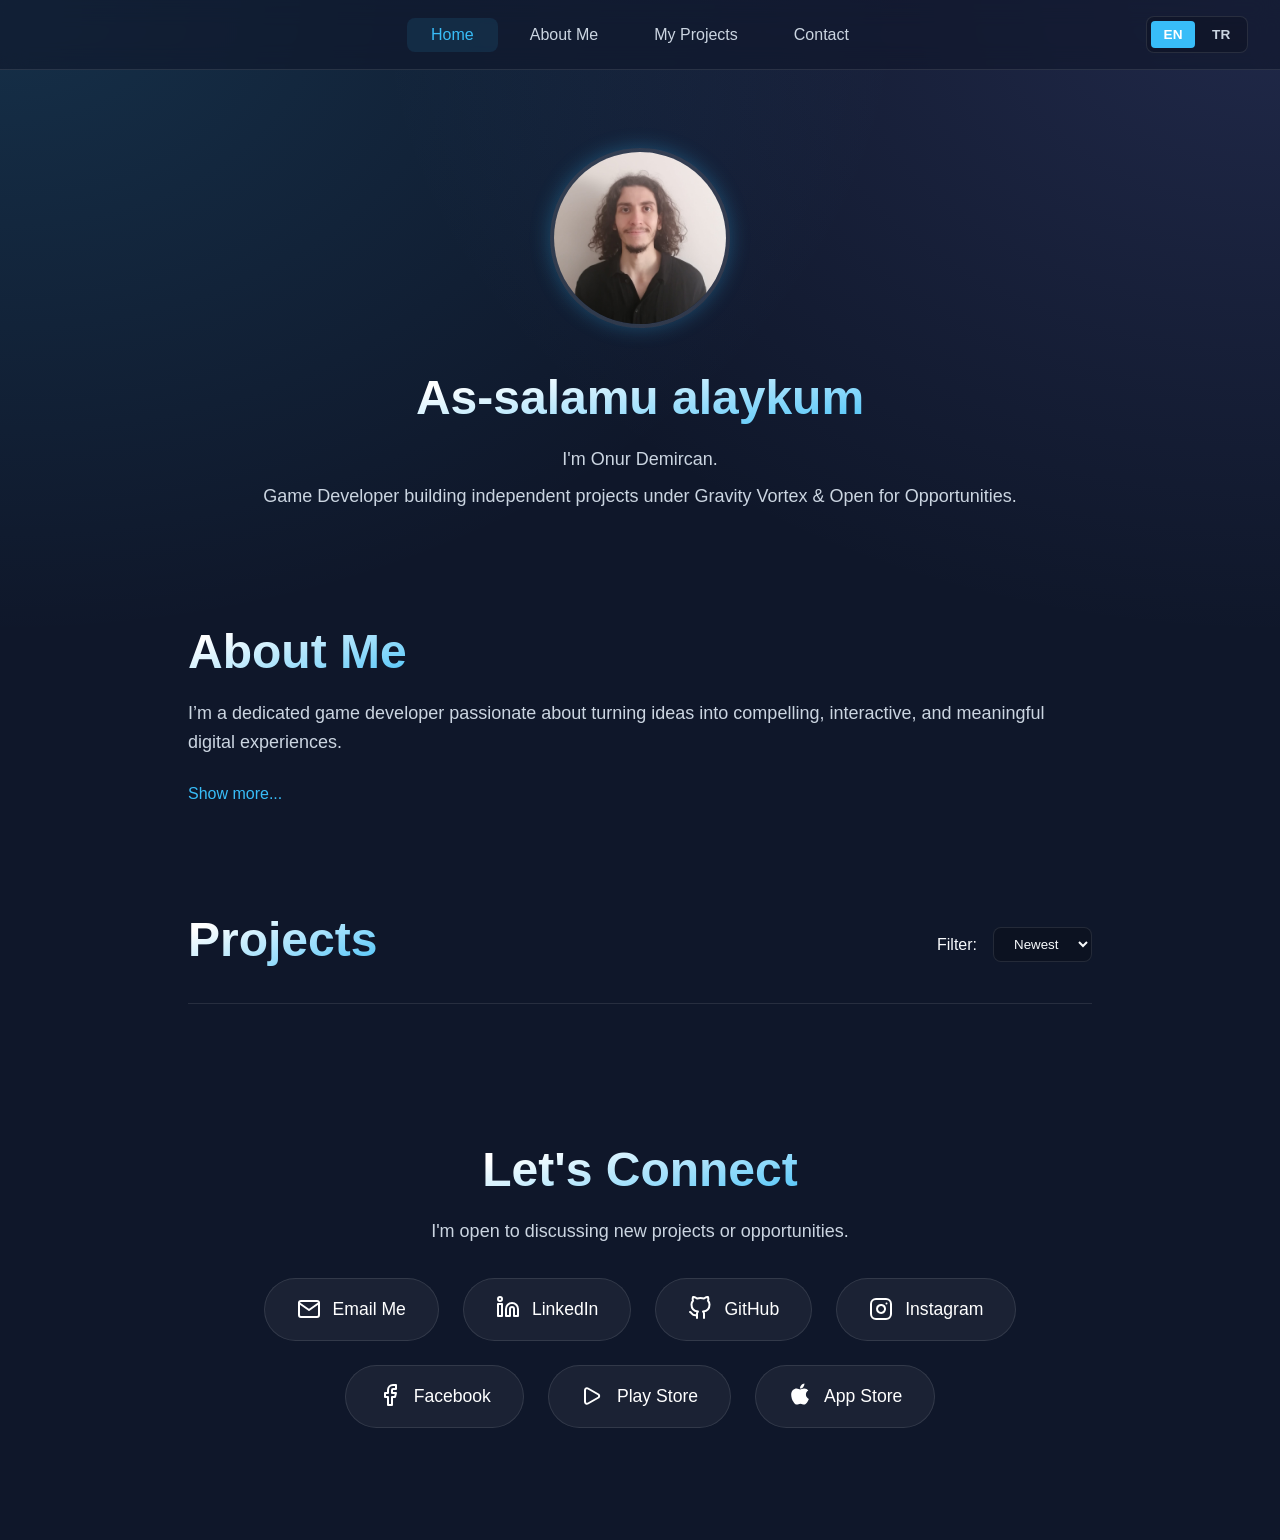
<file: OnurDemircan0/index.html>
<!DOCTYPE html>
<html lang="en">
<head>
    <meta charset="UTF-8">
    <title>Redirecting...</title>
    <link rel="canonical" href="https://onurdemircan0.github.io/">
    <meta http-equiv="refresh" content="0; url=https://onurdemircan0.github.io/">
    <script>
        window.location.replace("https://onurdemircan0.github.io/" + window.location.search + window.location.hash);
    </script>
</head>
<body style="background:#0f172a;color:#fff;font-family:sans-serif;text-align:center;padding:3rem 1rem;">
    <p>Redirecting to <a href="https://onurdemircan0.github.io/" style="color:#38bdf8;">Onur Demircan Portfolio</a>...</p>
</body>
</html>
</file>
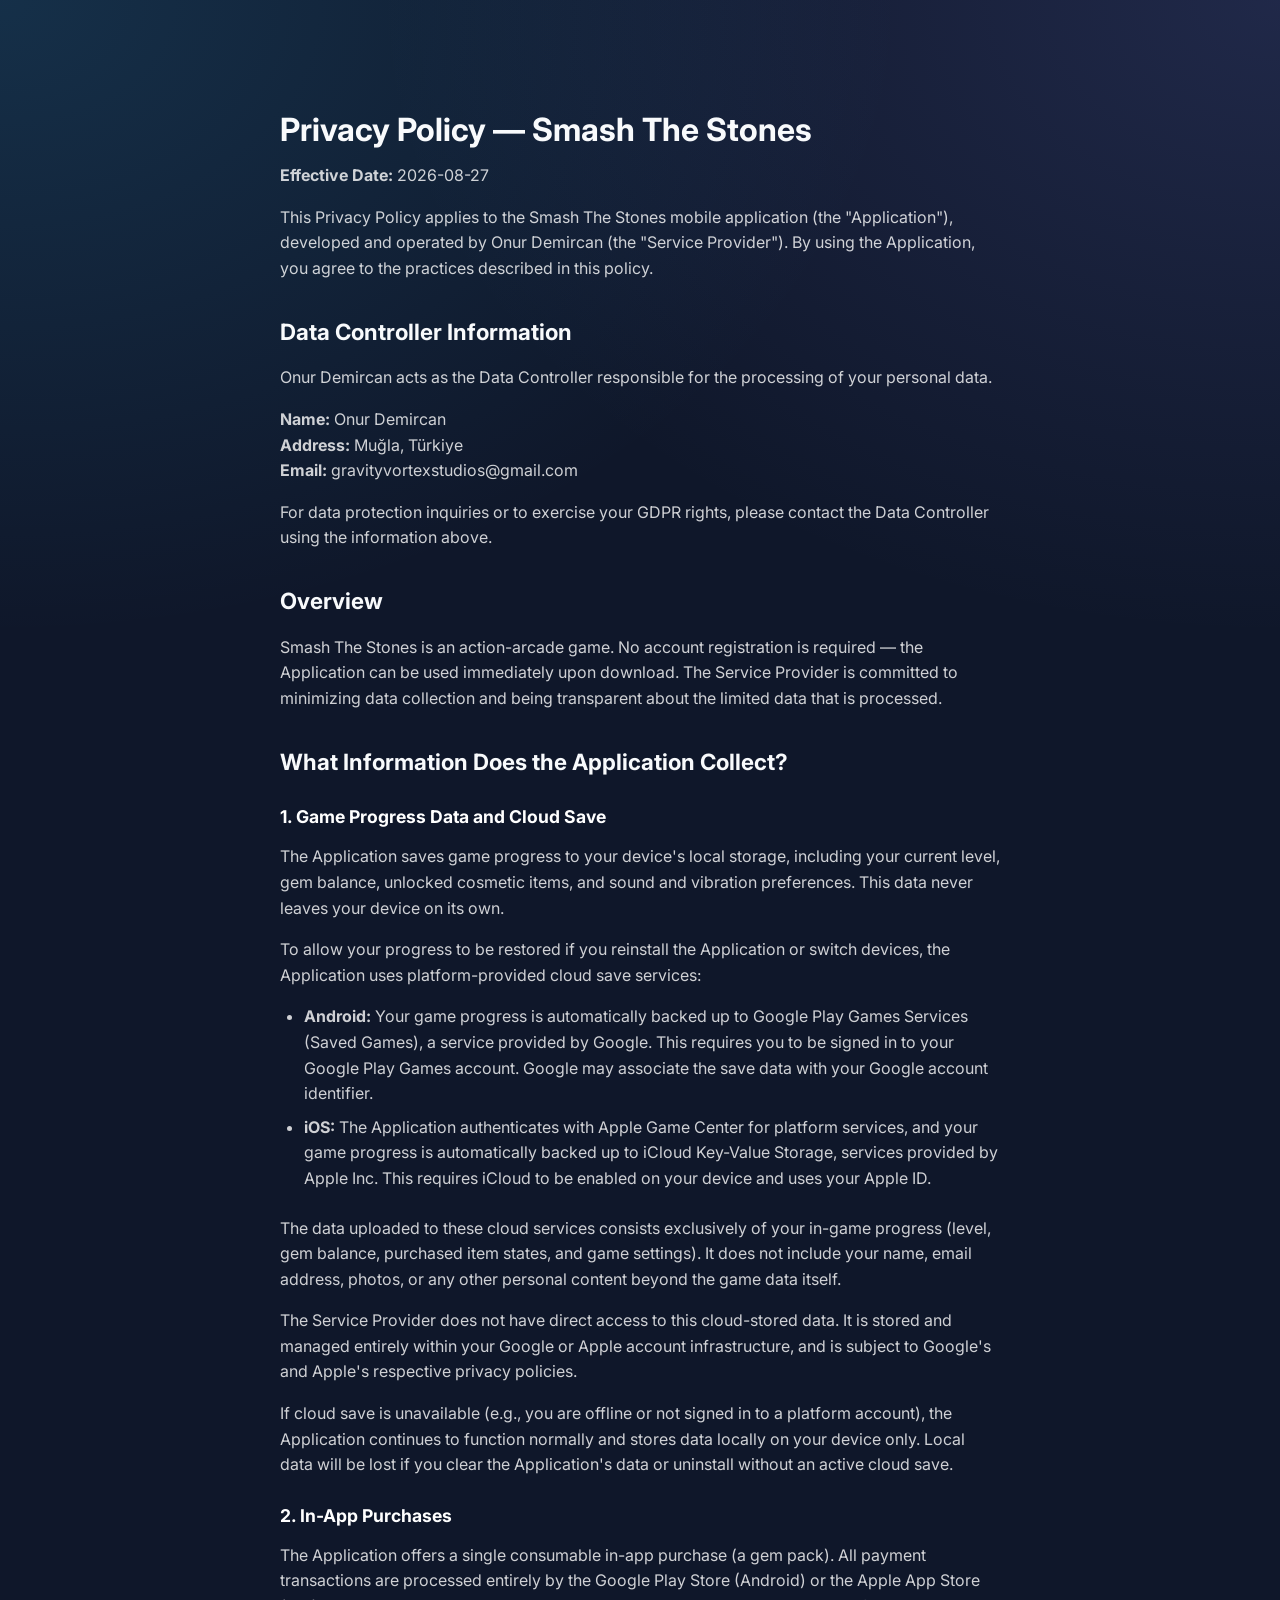
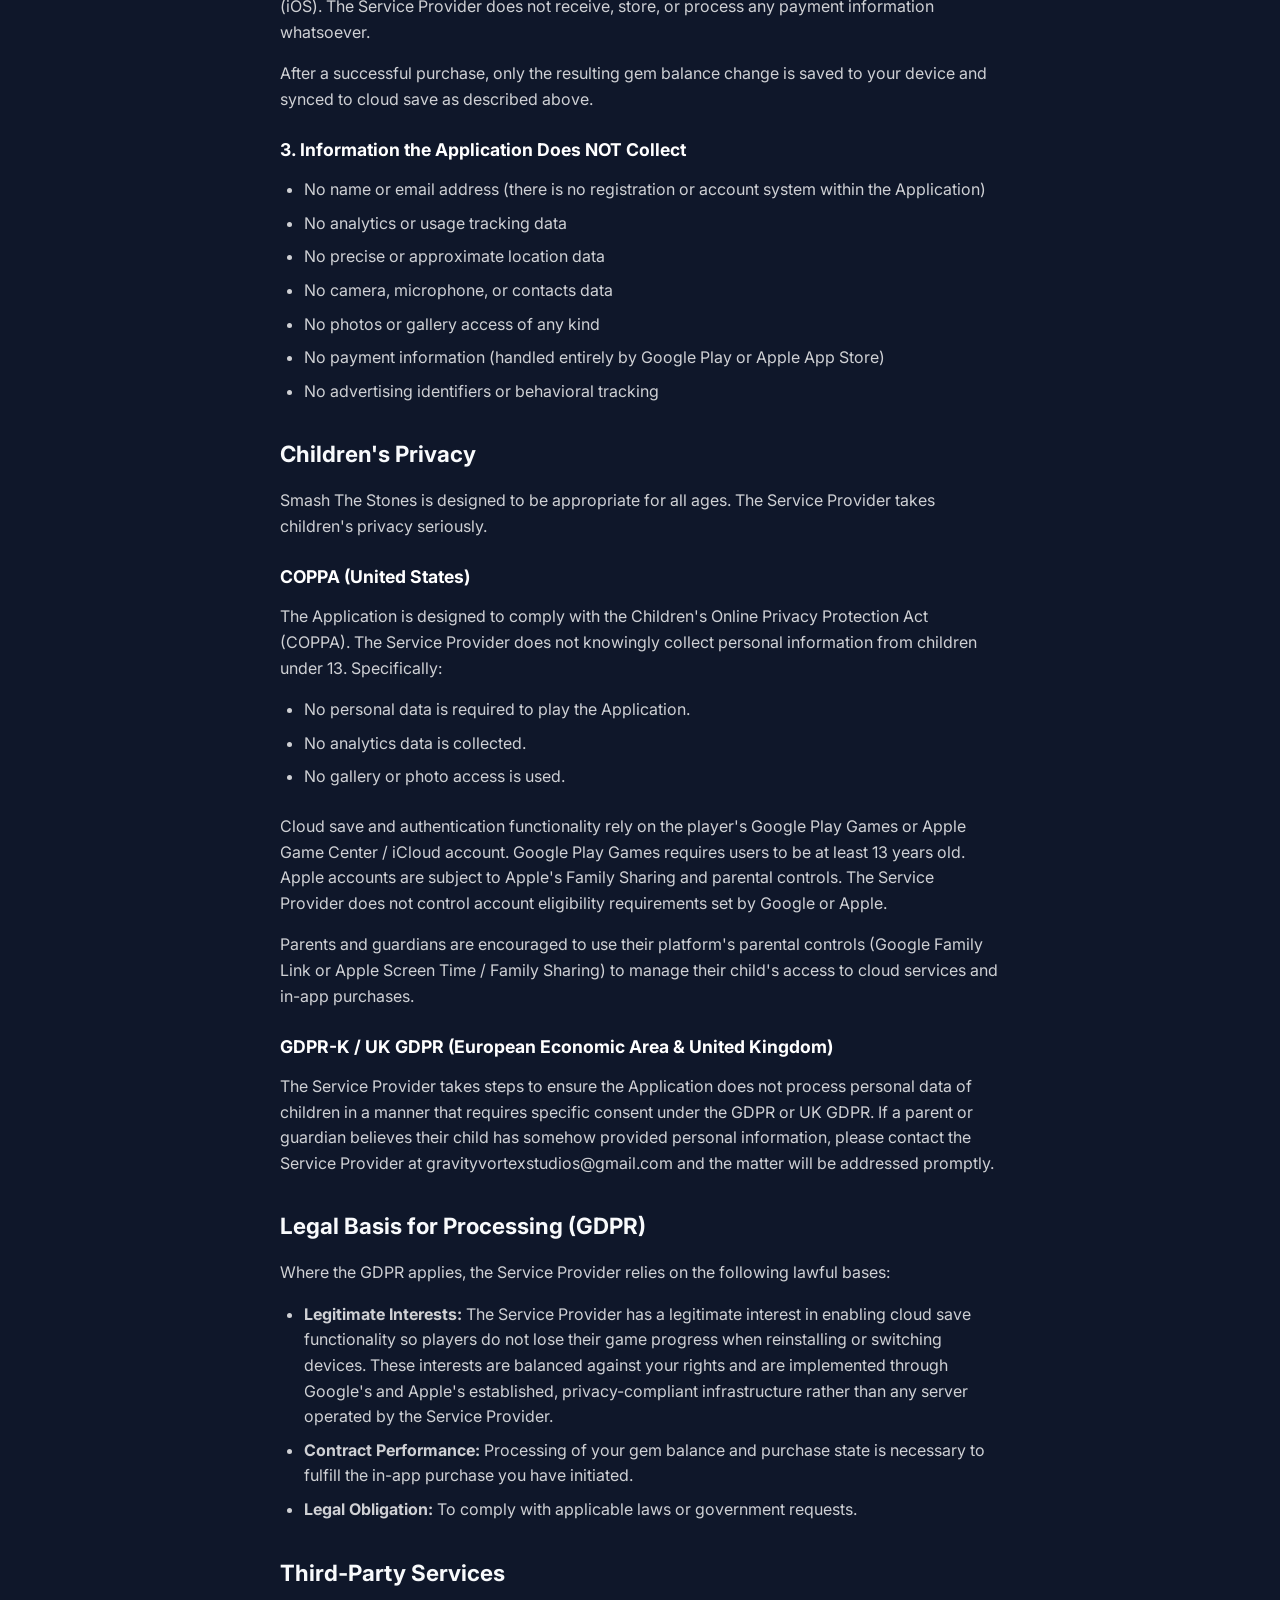
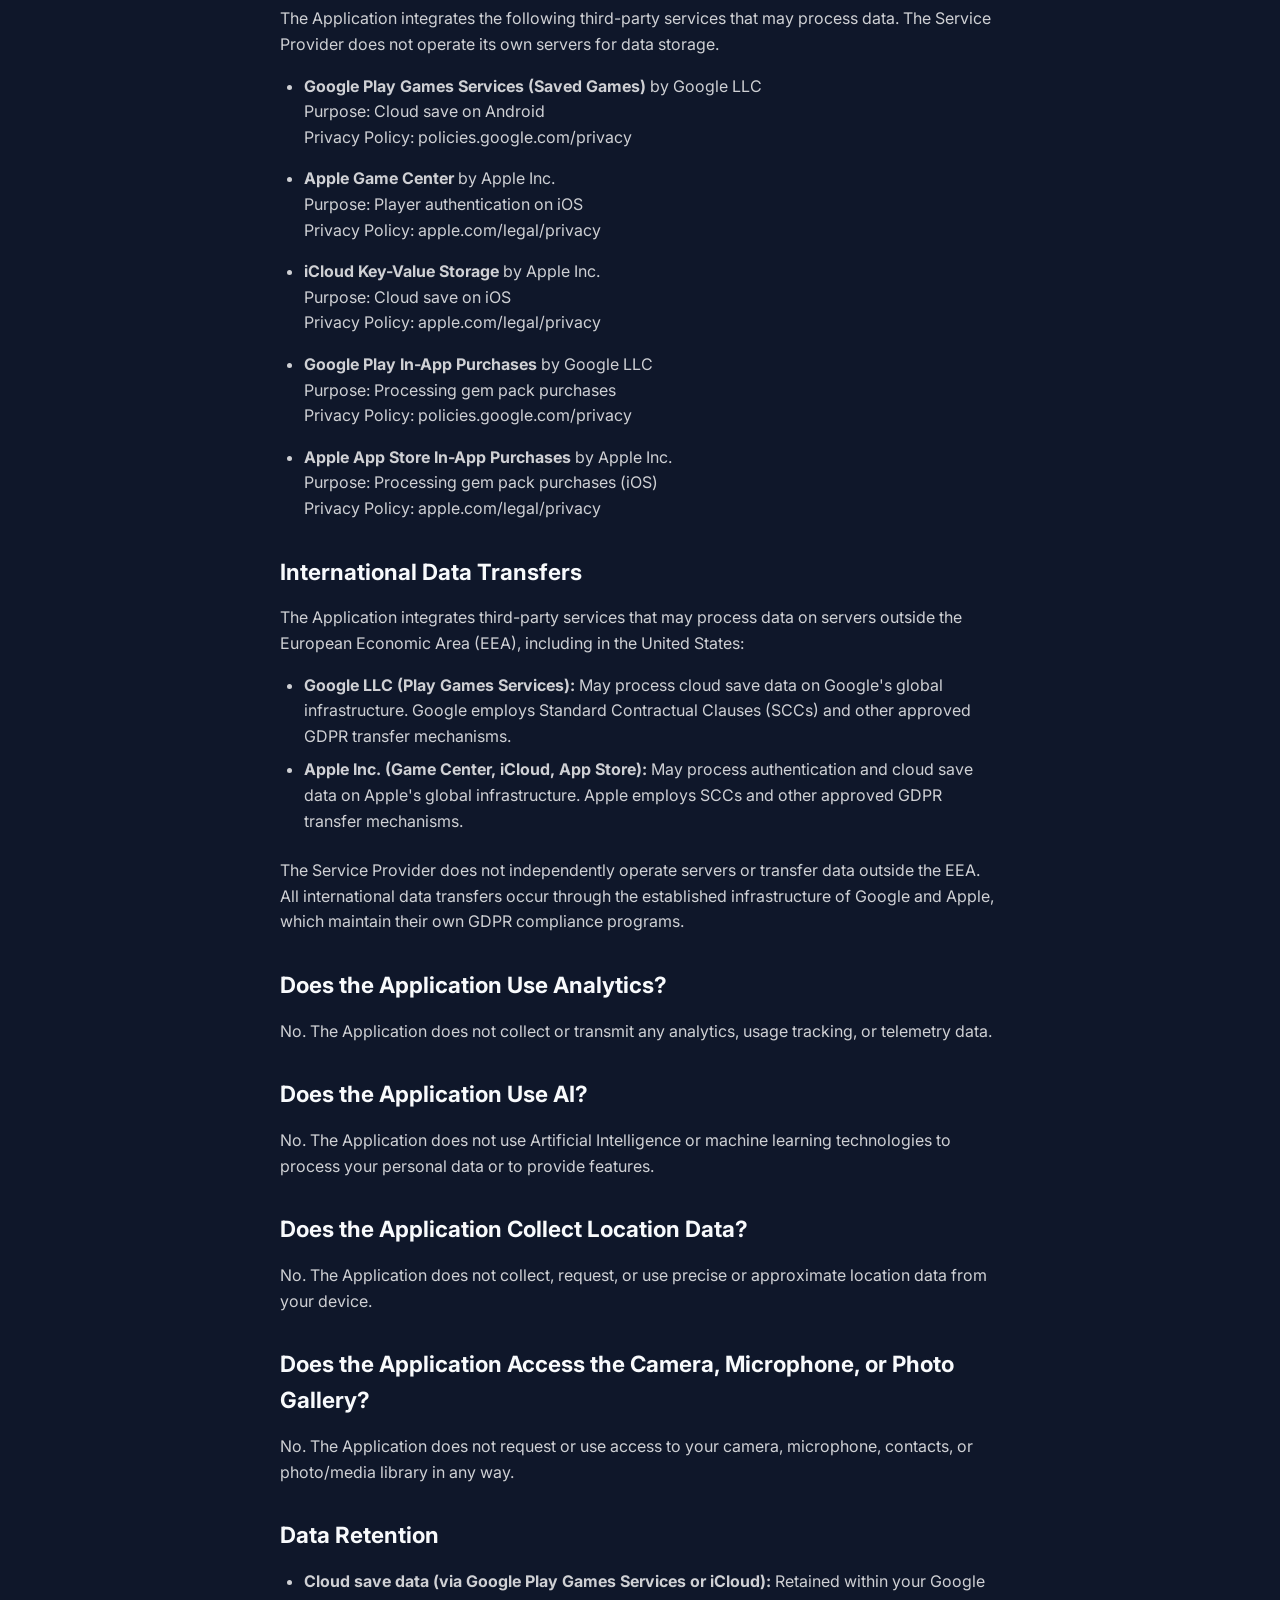
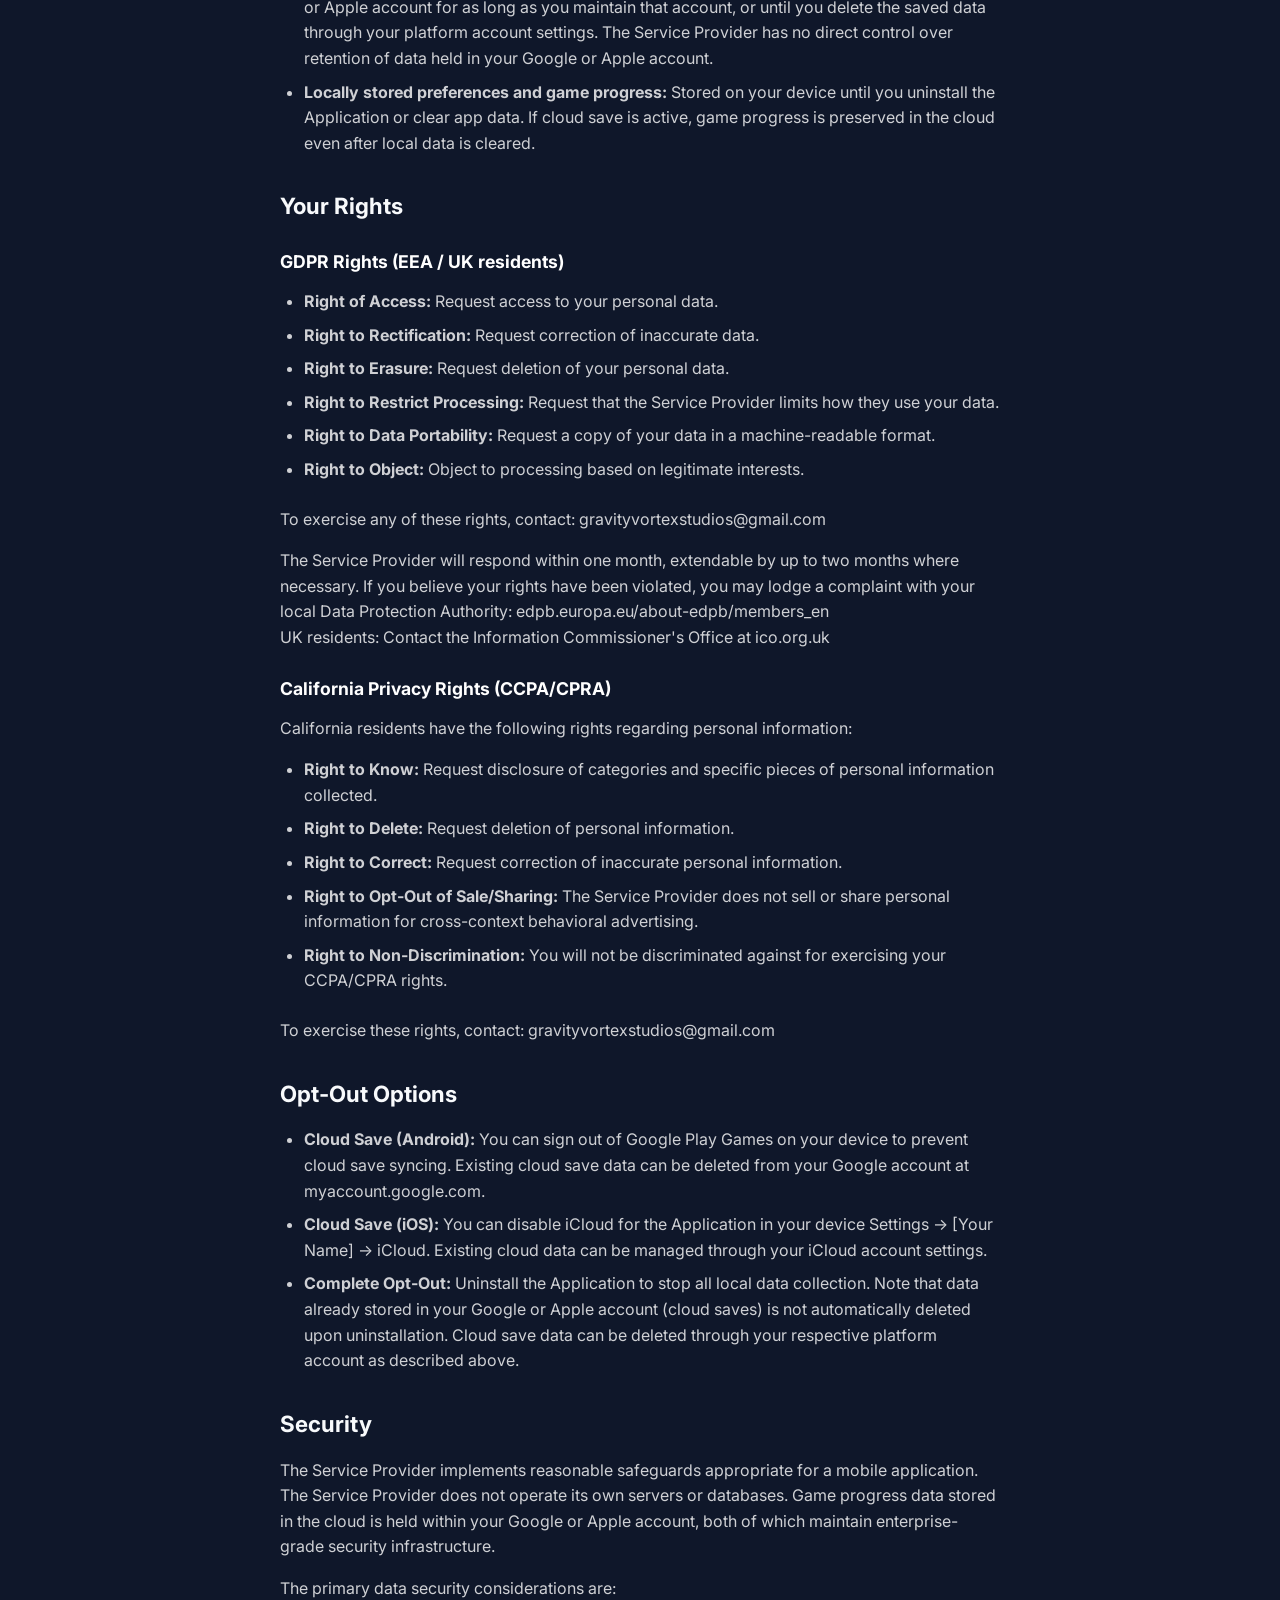
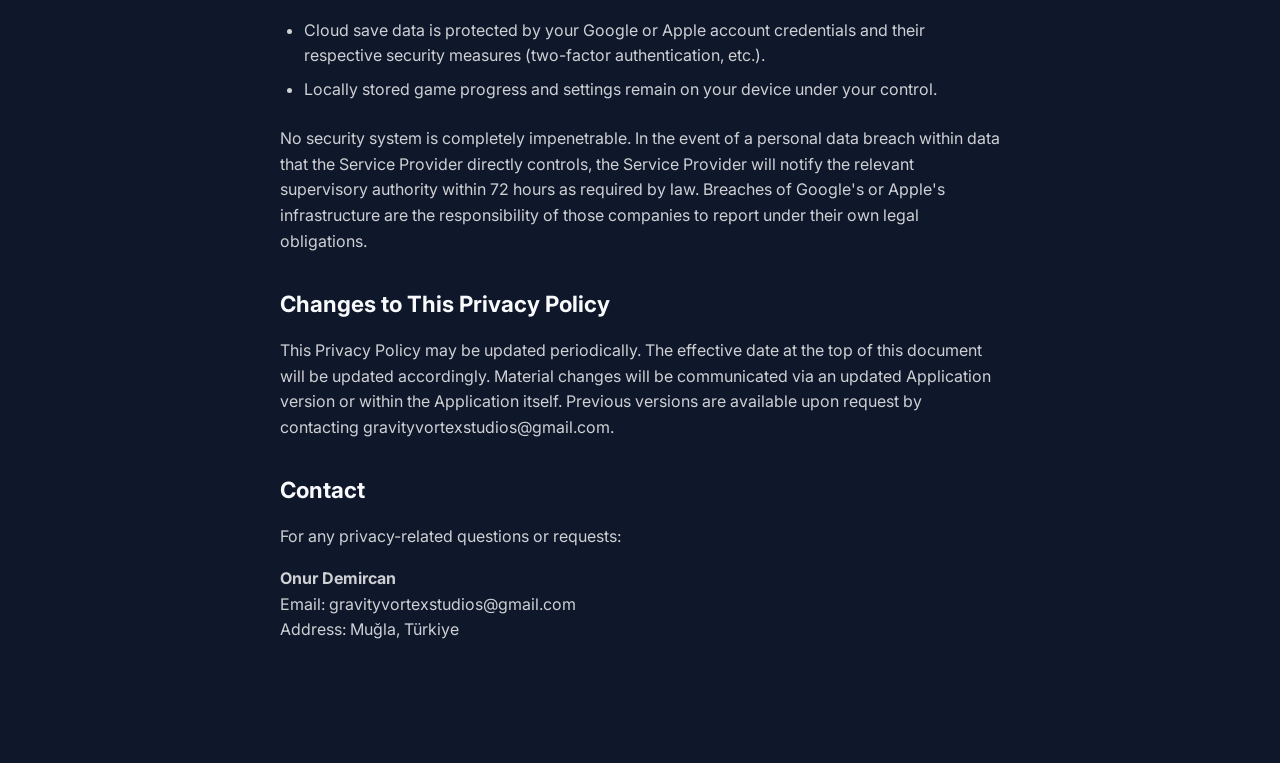
<file: privacy-lbrs.html>
<!DOCTYPE html>
<html lang="en">
<head>
    <meta charset="UTF-8">
    <meta name="color-scheme" content="dark">
    <meta name="viewport" content="width=device-width, initial-scale=1.0">
    <title>Privacy Policy - Smash The Stones | Onur Demircan</title>
    <link rel="stylesheet" href="assets/css/main.css">
    <style>
        .privacy-content {
            max-width: 800px;
            margin: 4rem auto;
            padding: 2.5rem;
            color: var(--text-color);
        }
        .privacy-content h1 {
            font-size: 2rem;
            margin-bottom: 0.5rem;
            color: var(--accent-color);
        }
        .privacy-content h2 {
            font-size: 1.4rem;
            margin-top: 2rem;
            margin-bottom: 1rem;
            color: var(--accent-color);
        }
        .privacy-content h3 {
            font-size: 1.1rem;
            margin-top: 1.5rem;
            margin-bottom: 0.8rem;
            color: #fff;
        }
        .privacy-content p {
            margin-bottom: 1rem;
            line-height: 1.6;
            color: rgba(255, 255, 255, 0.8);
        }
        .privacy-content ul {
            margin-bottom: 1.5rem;
            padding-left: 1.5rem;
            color: rgba(255, 255, 255, 0.8);
        }
        .privacy-content li {
            margin-bottom: 0.5rem;
            line-height: 1.6;
        }
        .privacy-content a {
            color: var(--accent-color);
            text-decoration: none;
        }
        .privacy-content a:hover {
            text-decoration: underline;
        }
        .back-btn {
            display: inline-flex;
            align-items: center;
            gap: 0.5rem;
            margin-bottom: 2rem;
            color: var(--text-color);
            text-decoration: none;
            transition: color 0.3s ease;
            font-weight: 500;
        }
        .back-btn:hover {
            color: var(--accent-color);
        }
        .services-list li { margin-bottom: 1rem; }
    </style>
</head>
<body>
    <div class="glass-bg"></div>
    
    <div class="privacy-content glass-card">
        <h1>Privacy Policy — Smash The Stones</h1>
        <p><strong>Effective Date:</strong> 2026-08-27</p>
        
        <p>This Privacy Policy applies to the Smash The Stones mobile application (the "Application"), developed and operated by Onur Demircan (the "Service Provider"). By using the Application, you agree to the practices described in this policy.</p>

        <h2>Data Controller Information</h2>
        <p>Onur Demircan acts as the Data Controller responsible for the processing of your personal data.</p>
        <p><strong>Name:</strong> Onur Demircan<br><strong>Address:</strong> Muğla, Türkiye<br><strong>Email:</strong> <a href="mailto:gravityvortexstudios@gmail.com">gravityvortexstudios@gmail.com</a></p>
        <p>For data protection inquiries or to exercise your GDPR rights, please contact the Data Controller using the information above.</p>

        <h2>Overview</h2>
        <p>Smash The Stones is an action-arcade game. No account registration is required — the Application can be used immediately upon download. The Service Provider is committed to minimizing data collection and being transparent about the limited data that is processed.</p>

        <h2>What Information Does the Application Collect?</h2>
        
        <h3>1. Game Progress Data and Cloud Save</h3>
        <p>The Application saves game progress to your device's local storage, including your current level, gem balance, unlocked cosmetic items, and sound and vibration preferences. This data never leaves your device on its own.</p>
        <p>To allow your progress to be restored if you reinstall the Application or switch devices, the Application uses platform-provided cloud save services:</p>
        <ul>
            <li><strong>Android:</strong> Your game progress is automatically backed up to Google Play Games Services (Saved Games), a service provided by Google. This requires you to be signed in to your Google Play Games account. Google may associate the save data with your Google account identifier.</li>
            <li><strong>iOS:</strong> The Application authenticates with Apple Game Center for platform services, and your game progress is automatically backed up to iCloud Key-Value Storage, services provided by Apple Inc. This requires iCloud to be enabled on your device and uses your Apple ID.</li>
        </ul>
        <p>The data uploaded to these cloud services consists exclusively of your in-game progress (level, gem balance, purchased item states, and game settings). It does not include your name, email address, photos, or any other personal content beyond the game data itself.</p>
        <p>The Service Provider does not have direct access to this cloud-stored data. It is stored and managed entirely within your Google or Apple account infrastructure, and is subject to Google's and Apple's respective privacy policies.</p>
        <p>If cloud save is unavailable (e.g., you are offline or not signed in to a platform account), the Application continues to function normally and stores data locally on your device only. Local data will be lost if you clear the Application's data or uninstall without an active cloud save.</p>

        <h3>2. In-App Purchases</h3>
        <p>The Application offers a single consumable in-app purchase (a gem pack). All payment transactions are processed entirely by the Google Play Store (Android) or the Apple App Store (iOS). The Service Provider does not receive, store, or process any payment information whatsoever.</p>
        <p>After a successful purchase, only the resulting gem balance change is saved to your device and synced to cloud save as described above.</p>

        <h3>3. Information the Application Does NOT Collect</h3>
        <ul>
            <li>No name or email address (there is no registration or account system within the Application)</li>
            <li>No analytics or usage tracking data</li>
            <li>No precise or approximate location data</li>
            <li>No camera, microphone, or contacts data</li>
            <li>No photos or gallery access of any kind</li>
            <li>No payment information (handled entirely by Google Play or Apple App Store)</li>
            <li>No advertising identifiers or behavioral tracking</li>
        </ul>

        <h2>Children's Privacy</h2>
        <p>Smash The Stones is designed to be appropriate for all ages. The Service Provider takes children's privacy seriously.</p>
        
        <h3>COPPA (United States)</h3>
        <p>The Application is designed to comply with the Children's Online Privacy Protection Act (COPPA). The Service Provider does not knowingly collect personal information from children under 13. Specifically:</p>
        <ul>
            <li>No personal data is required to play the Application.</li>
            <li>No analytics data is collected.</li>
            <li>No gallery or photo access is used.</li>
        </ul>
        <p>Cloud save and authentication functionality rely on the player's Google Play Games or Apple Game Center / iCloud account. Google Play Games requires users to be at least 13 years old. Apple accounts are subject to Apple's Family Sharing and parental controls. The Service Provider does not control account eligibility requirements set by Google or Apple.</p>
        <p>Parents and guardians are encouraged to use their platform's parental controls (Google Family Link or Apple Screen Time / Family Sharing) to manage their child's access to cloud services and in-app purchases.</p>

        <h3>GDPR-K / UK GDPR (European Economic Area & United Kingdom)</h3>
        <p>The Service Provider takes steps to ensure the Application does not process personal data of children in a manner that requires specific consent under the GDPR or UK GDPR. If a parent or guardian believes their child has somehow provided personal information, please contact the Service Provider at <a href="mailto:gravityvortexstudios@gmail.com">gravityvortexstudios@gmail.com</a> and the matter will be addressed promptly.</p>

        <h2>Legal Basis for Processing (GDPR)</h2>
        <p>Where the GDPR applies, the Service Provider relies on the following lawful bases:</p>
        <ul>
            <li><strong>Legitimate Interests:</strong> The Service Provider has a legitimate interest in enabling cloud save functionality so players do not lose their game progress when reinstalling or switching devices. These interests are balanced against your rights and are implemented through Google's and Apple's established, privacy-compliant infrastructure rather than any server operated by the Service Provider.</li>
            <li><strong>Contract Performance:</strong> Processing of your gem balance and purchase state is necessary to fulfill the in-app purchase you have initiated.</li>
            <li><strong>Legal Obligation:</strong> To comply with applicable laws or government requests.</li>
        </ul>

        <h2>Third-Party Services</h2>
        <p>The Application integrates the following third-party services that may process data. The Service Provider does not operate its own servers for data storage.</p>
        <ul class="services-list">
            <li><strong>Google Play Games Services (Saved Games)</strong> by Google LLC<br>Purpose: Cloud save on Android<br>Privacy Policy: <a href="https://policies.google.com/privacy" target="_blank">policies.google.com/privacy</a></li>
            <li><strong>Apple Game Center</strong> by Apple Inc.<br>Purpose: Player authentication on iOS<br>Privacy Policy: <a href="https://www.apple.com/legal/privacy/" target="_blank">apple.com/legal/privacy</a></li>
            <li><strong>iCloud Key-Value Storage</strong> by Apple Inc.<br>Purpose: Cloud save on iOS<br>Privacy Policy: <a href="https://www.apple.com/legal/privacy/" target="_blank">apple.com/legal/privacy</a></li>
            <li><strong>Google Play In-App Purchases</strong> by Google LLC<br>Purpose: Processing gem pack purchases<br>Privacy Policy: <a href="https://policies.google.com/privacy" target="_blank">policies.google.com/privacy</a></li>
            <li><strong>Apple App Store In-App Purchases</strong> by Apple Inc.<br>Purpose: Processing gem pack purchases (iOS)<br>Privacy Policy: <a href="https://www.apple.com/legal/privacy/" target="_blank">apple.com/legal/privacy</a></li>
        </ul>

        <h2>International Data Transfers</h2>
        <p>The Application integrates third-party services that may process data on servers outside the European Economic Area (EEA), including in the United States:</p>
        <ul>
            <li><strong>Google LLC (Play Games Services):</strong> May process cloud save data on Google's global infrastructure. Google employs Standard Contractual Clauses (SCCs) and other approved GDPR transfer mechanisms.</li>
            <li><strong>Apple Inc. (Game Center, iCloud, App Store):</strong> May process authentication and cloud save data on Apple's global infrastructure. Apple employs SCCs and other approved GDPR transfer mechanisms.</li>
        </ul>
        <p>The Service Provider does not independently operate servers or transfer data outside the EEA. All international data transfers occur through the established infrastructure of Google and Apple, which maintain their own GDPR compliance programs.</p>

        <h2>Does the Application Use Analytics?</h2>
        <p>No. The Application does not collect or transmit any analytics, usage tracking, or telemetry data.</p>

        <h2>Does the Application Use AI?</h2>
        <p>No. The Application does not use Artificial Intelligence or machine learning technologies to process your personal data or to provide features.</p>

        <h2>Does the Application Collect Location Data?</h2>
        <p>No. The Application does not collect, request, or use precise or approximate location data from your device.</p>

        <h2>Does the Application Access the Camera, Microphone, or Photo Gallery?</h2>
        <p>No. The Application does not request or use access to your camera, microphone, contacts, or photo/media library in any way.</p>

        <h2>Data Retention</h2>
        <ul>
            <li><strong>Cloud save data (via Google Play Games Services or iCloud):</strong> Retained within your Google or Apple account for as long as you maintain that account, or until you delete the saved data through your platform account settings. The Service Provider has no direct control over retention of data held in your Google or Apple account.</li>
            <li><strong>Locally stored preferences and game progress:</strong> Stored on your device until you uninstall the Application or clear app data. If cloud save is active, game progress is preserved in the cloud even after local data is cleared.</li>
        </ul>

        <h2>Your Rights</h2>
        <h3>GDPR Rights (EEA / UK residents)</h3>
        <ul>
            <li><strong>Right of Access:</strong> Request access to your personal data.</li>
            <li><strong>Right to Rectification:</strong> Request correction of inaccurate data.</li>
            <li><strong>Right to Erasure:</strong> Request deletion of your personal data.</li>
            <li><strong>Right to Restrict Processing:</strong> Request that the Service Provider limits how they use your data.</li>
            <li><strong>Right to Data Portability:</strong> Request a copy of your data in a machine-readable format.</li>
            <li><strong>Right to Object:</strong> Object to processing based on legitimate interests.</li>
        </ul>
        <p>To exercise any of these rights, contact: <a href="mailto:gravityvortexstudios@gmail.com">gravityvortexstudios@gmail.com</a></p>
        <p>The Service Provider will respond within one month, extendable by up to two months where necessary. If you believe your rights have been violated, you may lodge a complaint with your local Data Protection Authority: <a href="https://edpb.europa.eu/about-edpb/members_en" target="_blank">edpb.europa.eu/about-edpb/members_en</a><br>UK residents: Contact the Information Commissioner's Office at <a href="https://ico.org.uk/" target="_blank">ico.org.uk</a></p>

        <h3>California Privacy Rights (CCPA/CPRA)</h3>
        <p>California residents have the following rights regarding personal information:</p>
        <ul>
            <li><strong>Right to Know:</strong> Request disclosure of categories and specific pieces of personal information collected.</li>
            <li><strong>Right to Delete:</strong> Request deletion of personal information.</li>
            <li><strong>Right to Correct:</strong> Request correction of inaccurate personal information.</li>
            <li><strong>Right to Opt-Out of Sale/Sharing:</strong> The Service Provider does not sell or share personal information for cross-context behavioral advertising.</li>
            <li><strong>Right to Non-Discrimination:</strong> You will not be discriminated against for exercising your CCPA/CPRA rights.</li>
        </ul>
        <p>To exercise these rights, contact: <a href="mailto:gravityvortexstudios@gmail.com">gravityvortexstudios@gmail.com</a></p>

        <h2>Opt-Out Options</h2>
        <ul>
            <li><strong>Cloud Save (Android):</strong> You can sign out of Google Play Games on your device to prevent cloud save syncing. Existing cloud save data can be deleted from your Google account at <a href="https://myaccount.google.com/" target="_blank">myaccount.google.com</a>.</li>
            <li><strong>Cloud Save (iOS):</strong> You can disable iCloud for the Application in your device Settings &rarr; [Your Name] &rarr; iCloud. Existing cloud data can be managed through your iCloud account settings.</li>
            <li><strong>Complete Opt-Out:</strong> Uninstall the Application to stop all local data collection. Note that data already stored in your Google or Apple account (cloud saves) is not automatically deleted upon uninstallation. Cloud save data can be deleted through your respective platform account as described above.</li>
        </ul>

        <h2>Security</h2>
        <p>The Service Provider implements reasonable safeguards appropriate for a mobile application. The Service Provider does not operate its own servers or databases. Game progress data stored in the cloud is held within your Google or Apple account, both of which maintain enterprise-grade security infrastructure.</p>
        <p>The primary data security considerations are:</p>
        <ul>
            <li>Cloud save data is protected by your Google or Apple account credentials and their respective security measures (two-factor authentication, etc.).</li>
            <li>Locally stored game progress and settings remain on your device under your control.</li>
        </ul>
        <p>No security system is completely impenetrable. In the event of a personal data breach within data that the Service Provider directly controls, the Service Provider will notify the relevant supervisory authority within 72 hours as required by law. Breaches of Google's or Apple's infrastructure are the responsibility of those companies to report under their own legal obligations.</p>

        <h2>Changes to This Privacy Policy</h2>
        <p>This Privacy Policy may be updated periodically. The effective date at the top of this document will be updated accordingly. Material changes will be communicated via an updated Application version or within the Application itself. Previous versions are available upon request by contacting <a href="mailto:gravityvortexstudios@gmail.com">gravityvortexstudios@gmail.com</a>.</p>

        <h2>Contact</h2>
        <p>For any privacy-related questions or requests:</p>
        <p><strong>Onur Demircan</strong><br>Email: <a href="mailto:gravityvortexstudios@gmail.com">gravityvortexstudios@gmail.com</a><br>Address: Muğla, Türkiye</p>
    </div>
</body>
</html>
</file>
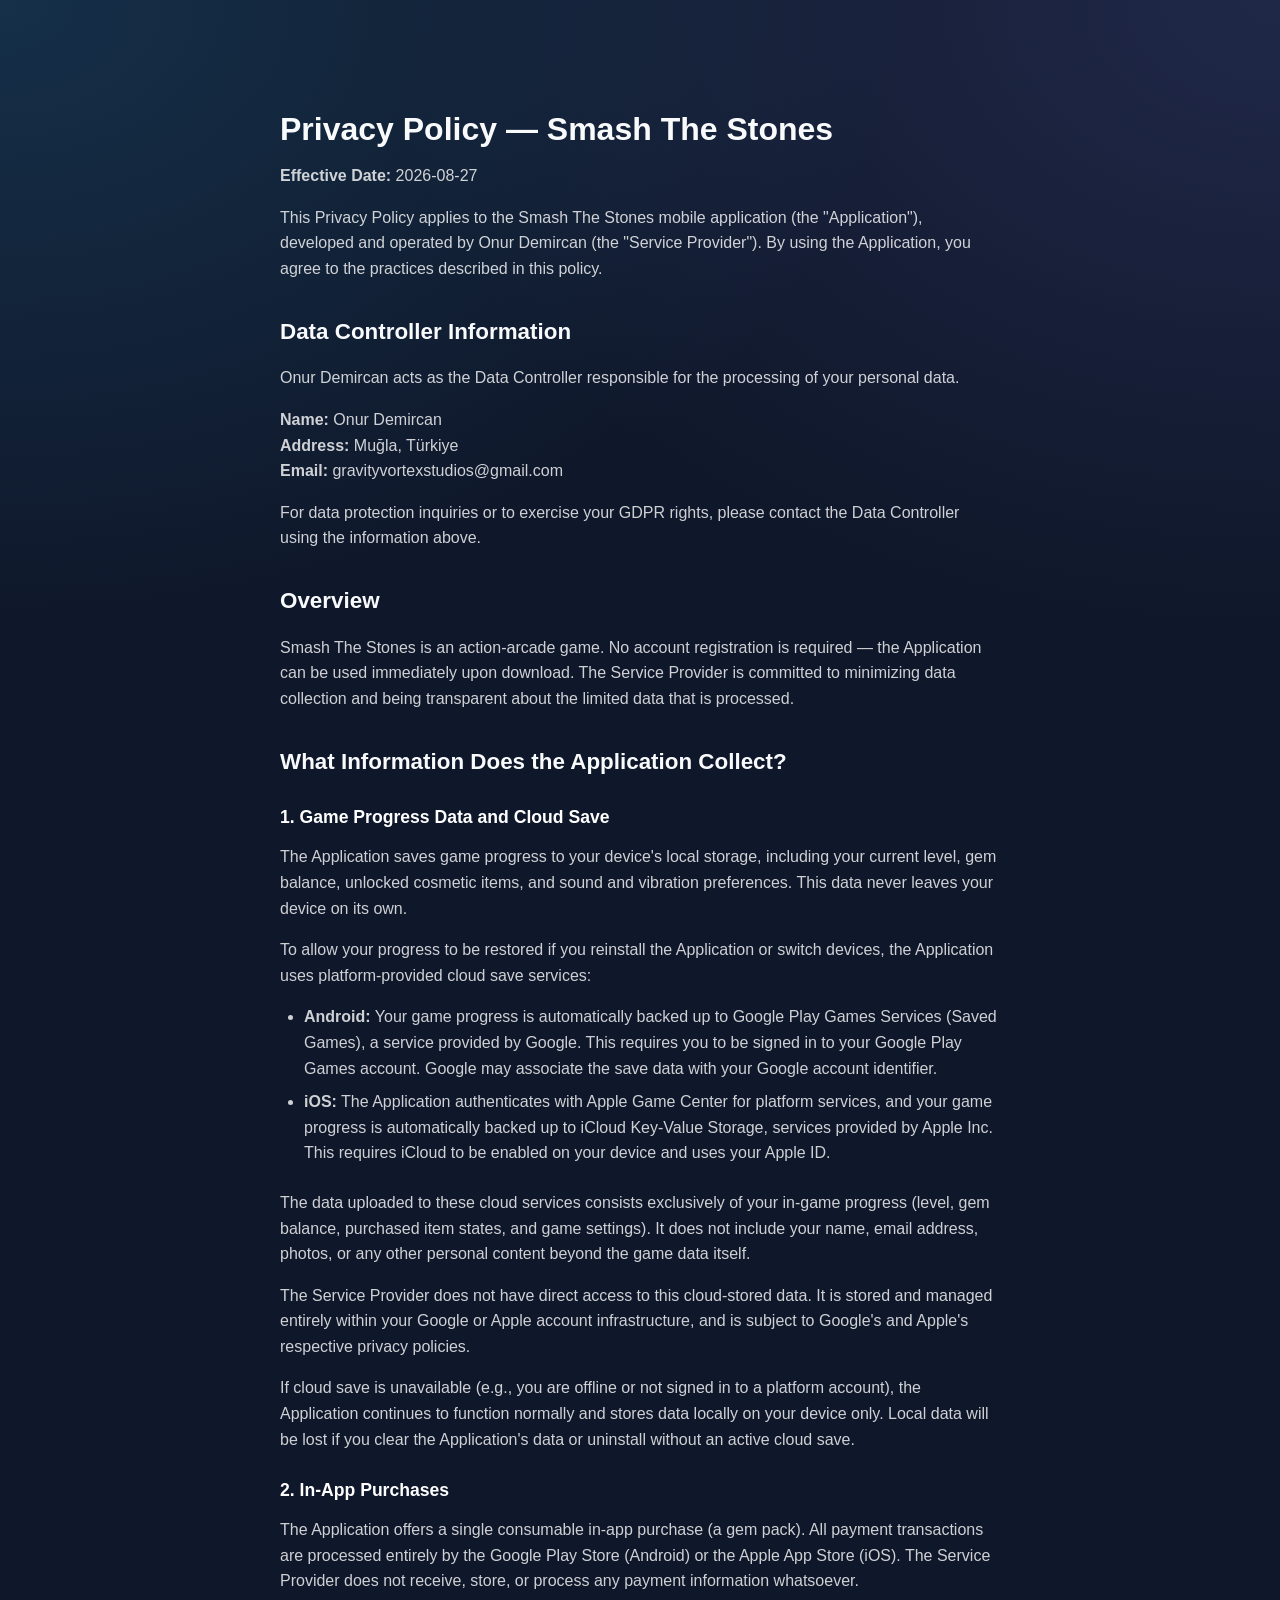
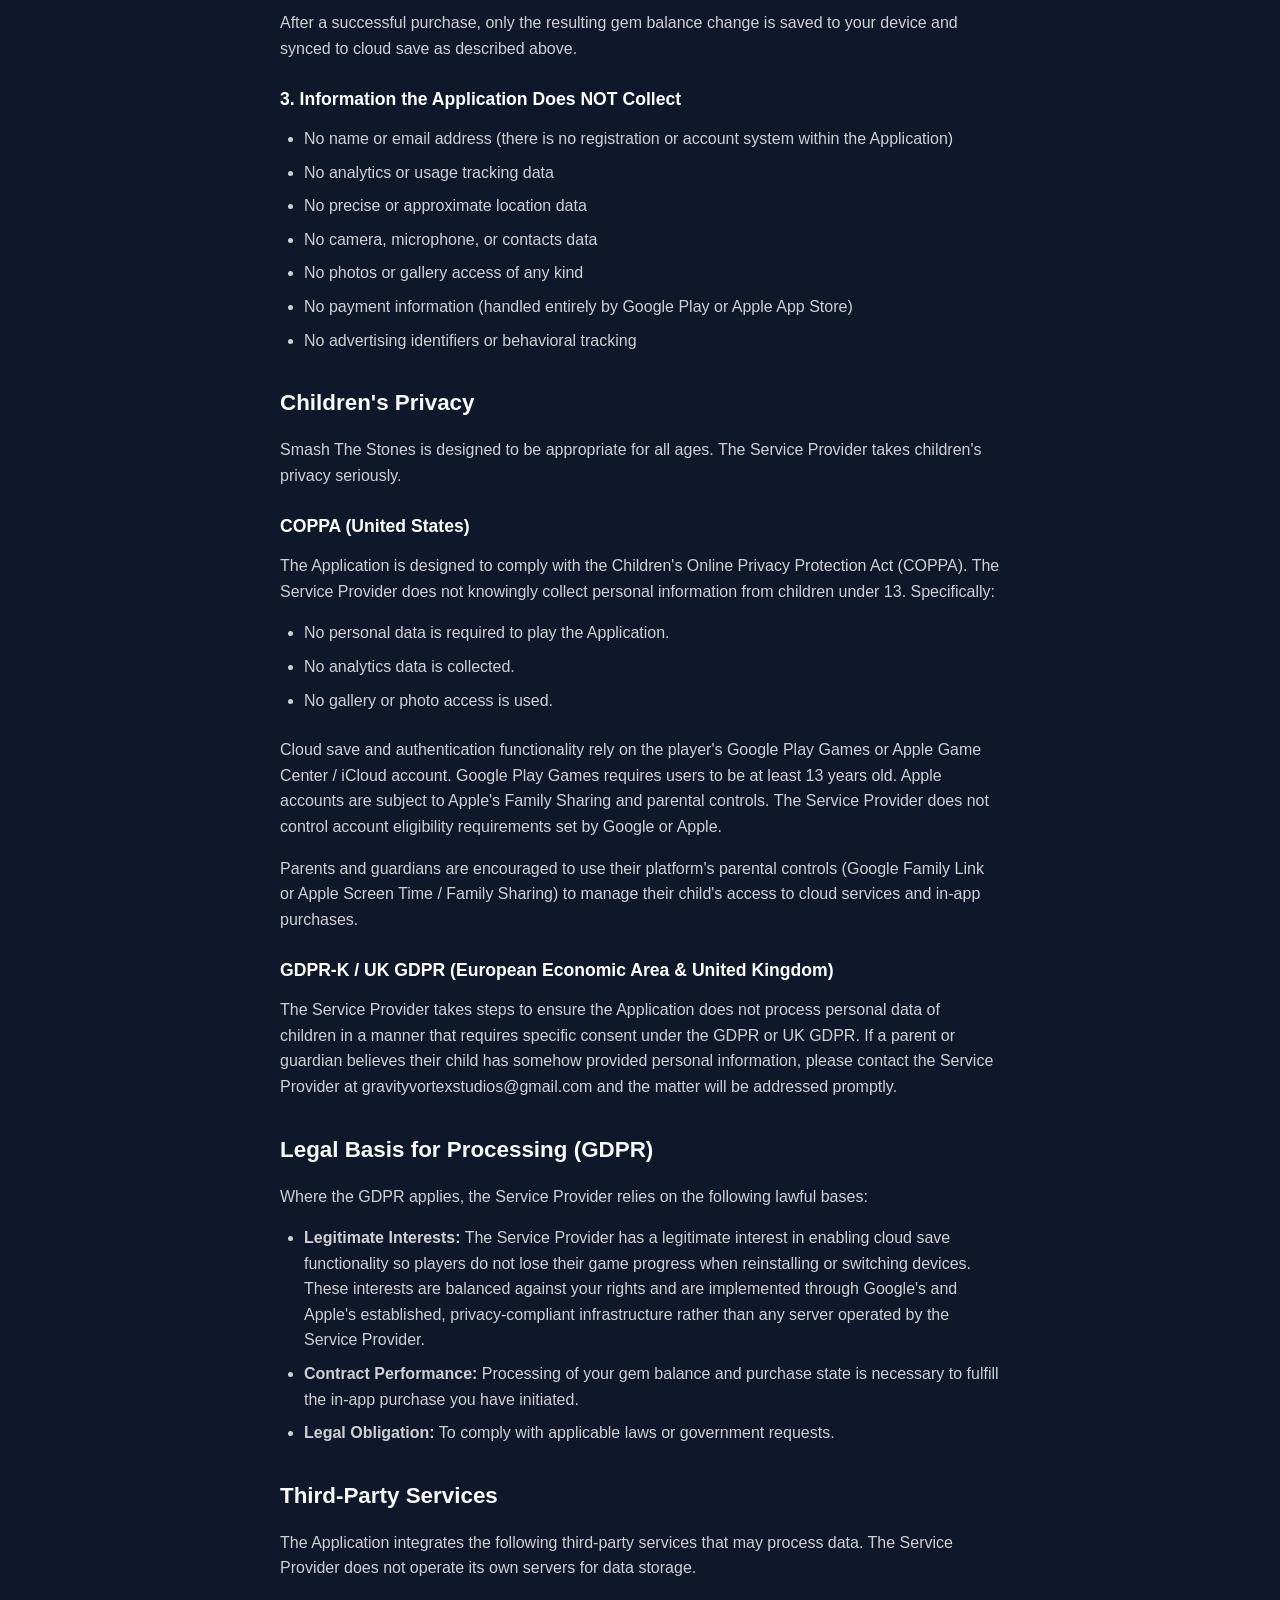
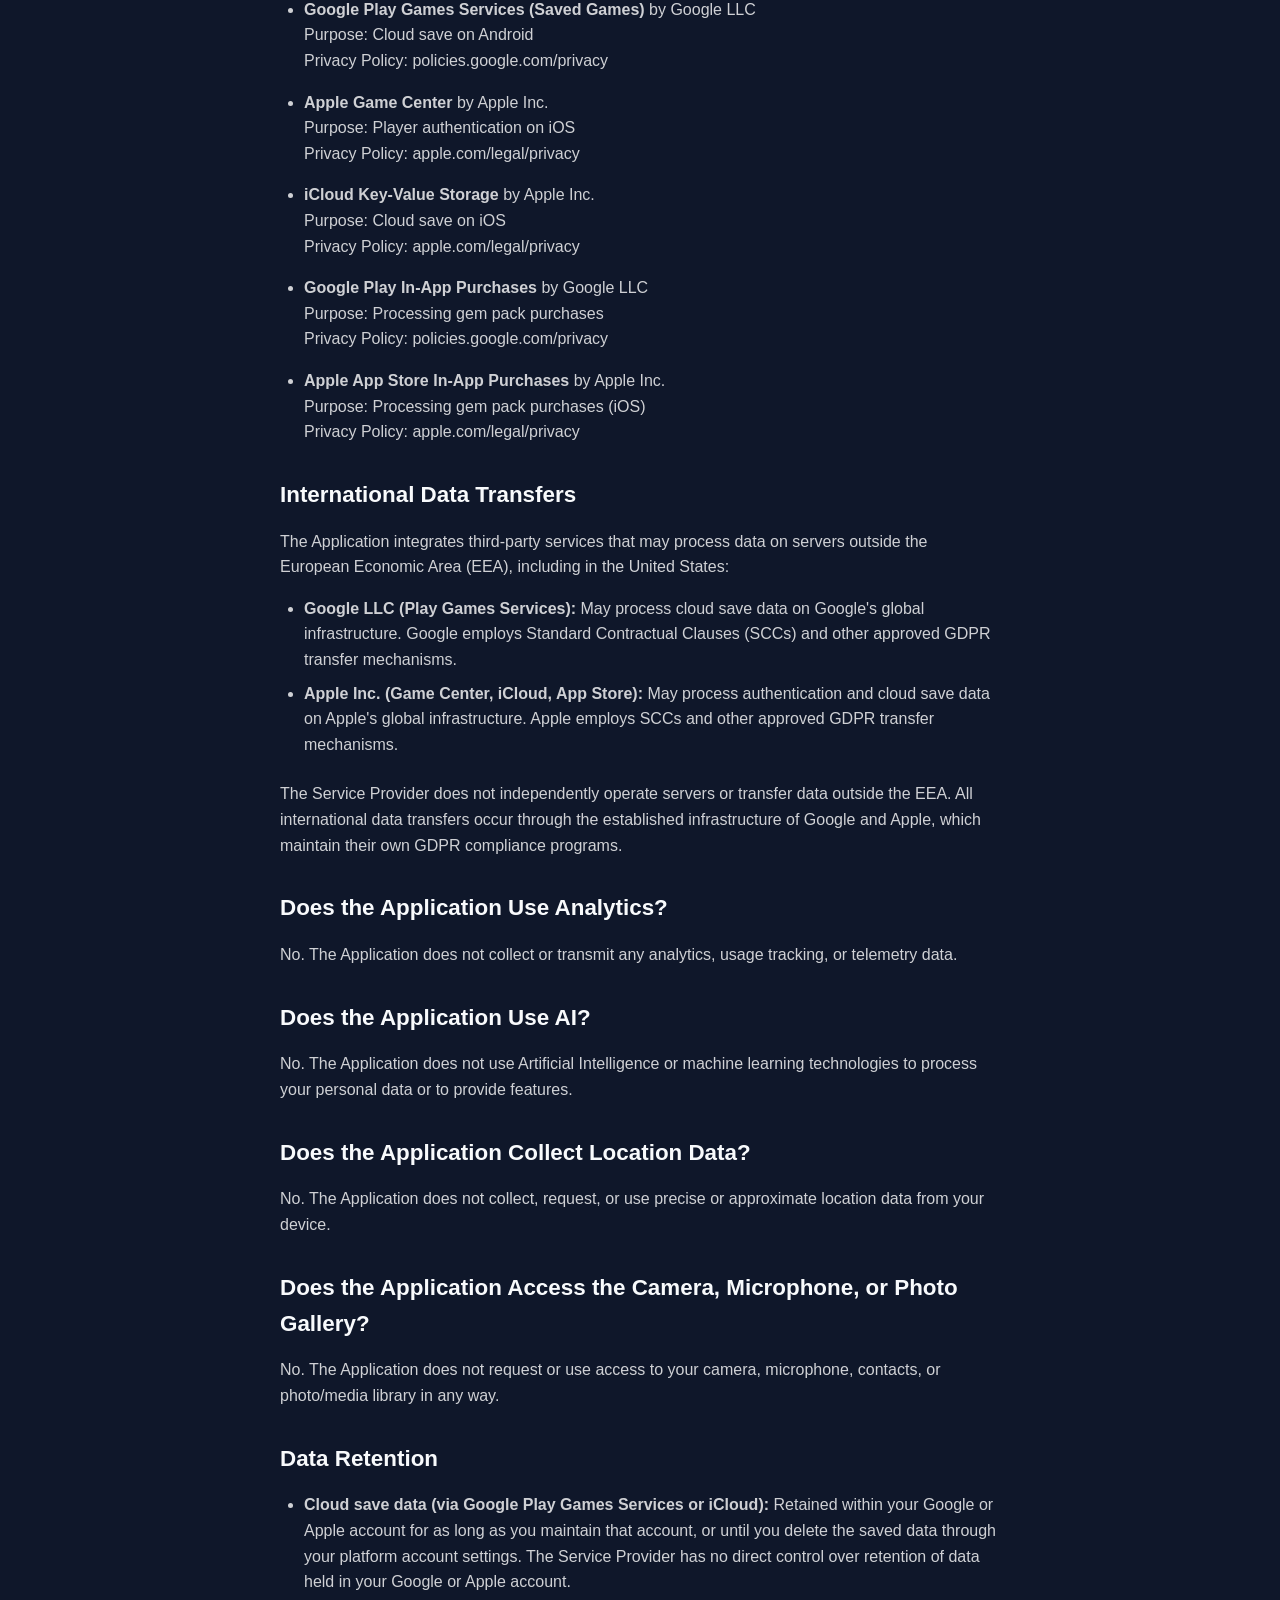
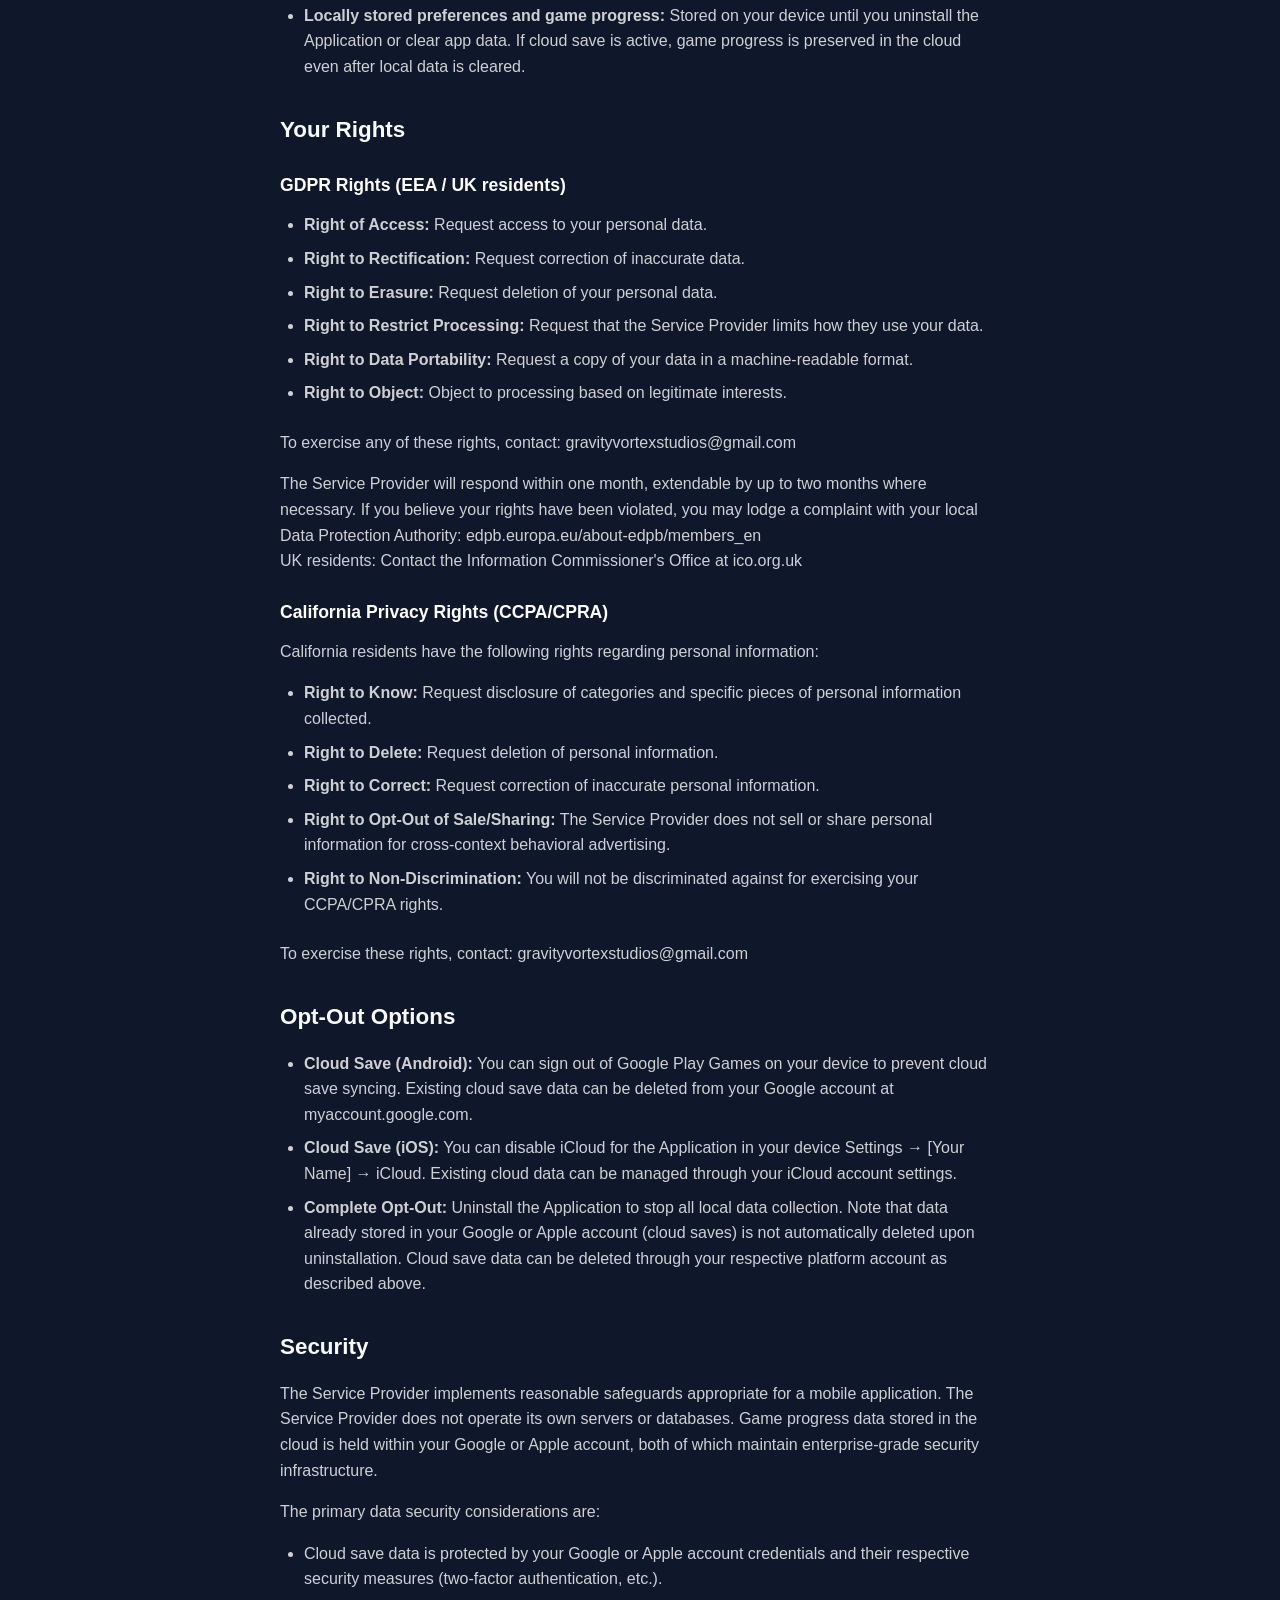
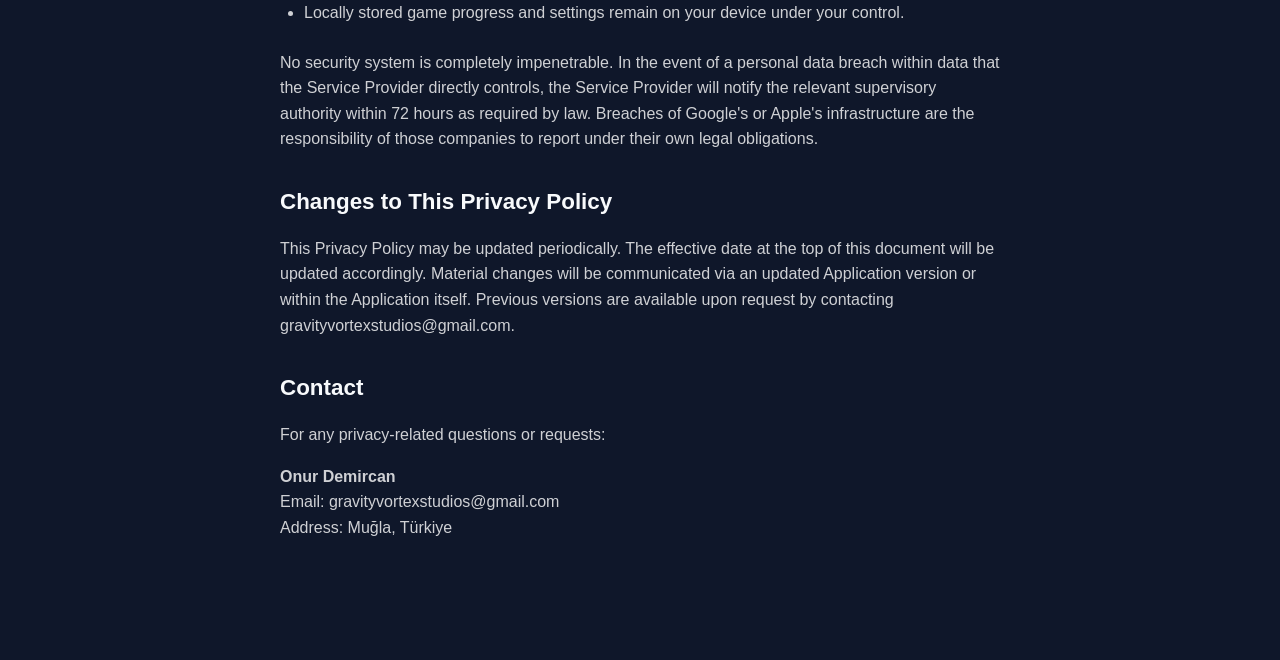
<file: OnurDemircan0/privacy-lbrs.html>
<!DOCTYPE html>
<html lang="en">
<head>
    <meta charset="UTF-8">
    <title>Redirecting...</title>
    <link rel="canonical" href="https://onurdemircan0.github.io/privacy-lbrs.html">
    <meta http-equiv="refresh" content="0; url=https://onurdemircan0.github.io/privacy-lbrs.html">
    <script>
        window.location.replace("https://onurdemircan0.github.io/privacy-lbrs.html" + window.location.hash);
    </script>
</head>
<body style="background:#0f172a;color:#fff;font-family:sans-serif;text-align:center;padding:3rem 1rem;">
    <p>Redirecting to <a href="https://onurdemircan0.github.io/privacy-lbrs.html" style="color:#38bdf8;">Privacy Policy</a>...</p>
</body>
</html>
</file>
<file: assets/css/main.css>
@import url('https://fonts.googleapis.com/css2?family=Inter:wght@300;400;500;600;700&display=swap');

:root {
    --bg-primary: #0f172a;
    --bg-secondary: #1e293b;
    --text-primary: #f8fafc;
    --text-secondary: #cbd5e1;
    --accent-primary: #38bdf8;
    --accent-secondary: #818cf8;
    --glass-bg: rgba(30, 41, 59, 0.7);
    --glass-border: rgba(255, 255, 255, 0.1);
    --glass-shadow: 0 8px 32px 0 rgba(0, 0, 0, 0.37);
    --font-main: 'Inter', sans-serif;
}

* {
    box-sizing: border-box;
    margin: 0;
    padding: 0;
}

body {
    font-family: var(--font-main);
    background-color: var(--bg-primary);
    color: var(--text-primary);
    line-height: 1.6;
    min-height: 100vh;
    display: flex;
    flex-direction: column;
    /* Add a subtle background gradient mesh */
    background-image: 
        radial-gradient(at 0% 0%, rgba(56, 189, 248, 0.15) 0px, transparent 50%),
        radial-gradient(at 100% 0%, rgba(129, 140, 248, 0.15) 0px, transparent 50%);
    background-attachment: fixed;
}

/* Header & Navigation (Glassmorphism) */
header {
    position: fixed;
    top: 0;
    left: 0;
    width: 100%;
    z-index: 1000;
    background: rgba(15, 23, 42, 0.6);
    backdrop-filter: blur(12px);
    -webkit-backdrop-filter: blur(12px);
    border-bottom: 1px solid var(--glass-border);
    display: flex;
    justify-content: center;
    align-items: center;
    padding: 1rem 2rem;
    height: 70px;
}

.nav-buttons {
    display: flex;
    gap: 0.5rem;
}

.nav-btn {
    background: transparent;
    color: var(--text-secondary);
    border: none;
    padding: 0.5rem 1.5rem;
    border-radius: 8px;
    cursor: pointer;
    font-size: 1rem;
    font-weight: 500;
    transition: all 0.3s ease;
    text-decoration: none;
}

.nav-btn:hover {
    color: var(--text-primary);
    background: rgba(255, 255, 255, 0.05);
}

a {
    text-decoration: none;
}

/* Active Nav state */
a.active .nav-btn {
    color: var(--accent-primary);
    background: rgba(56, 189, 248, 0.1);
}

/* Language Selector */
.lang-selector {
    position: absolute;
    right: 2rem;
    display: flex;
    gap: 0.25rem;
    background: rgba(0, 0, 0, 0.2);
    padding: 4px;
    border-radius: 8px;
    border: 1px solid var(--glass-border);
}

.lang-btn {
    background-color: transparent;
    color: var(--text-secondary);
    border: none;
    padding: 0.4rem 0.8rem;
    border-radius: 4px;
    cursor: pointer;
    font-size: 0.85rem;
    font-weight: 600;
    transition: all 0.3s ease;
}

.lang-btn:hover {
    color: var(--text-primary);
}

.lang-btn.active {
    background-color: var(--accent-primary);
    color: #fff;
}

html {
    scroll-behavior: smooth;
    scroll-padding-top: 100px;
}

/* Main Content Container */
main {
    flex: 1;
    display: flex;
    flex-direction: column;
    justify-content: flex-start;
    align-items: center;
    padding: 100px 2rem 4rem; /* Top padding accounts for fixed header */
    width: 100%;
}

.content-section {
    padding: 3rem;
    width: 100%;
    max-width: 1000px;
    animation: fadeIn 0.6s ease-out forwards;
}

@keyframes fadeIn {
    from { opacity: 0; transform: translateY(20px); }
    to { opacity: 1; transform: translateY(0); }
}

/* Profile Image */
.profile-container {
    display: flex;
    justify-content: center;
    width: 180px;
    height: 180px;
    margin: 0 auto 2rem auto;
}

.profile-img {
    width: 180px;
    height: 180px;
    border-radius: 50%;
    object-fit: cover;
    border: 4px solid var(--glass-border);
    box-shadow: 0 0 20px rgba(56, 189, 248, 0.3);
    transition: transform 0.3s ease;
}

.profile-img:hover {
    transform: scale(1.05);
}

/* Typography */
h1, h2, h3 {
    color: var(--text-primary);
    margin-bottom: 1rem;
    font-weight: 700;
}

.title {
    font-size: 3rem;
    font-weight: 700;
    background: linear-gradient(to bottom right, #ffffff 20%, var(--accent-primary) 100%);
    -webkit-background-clip: text;
    -webkit-text-fill-color: transparent;
    margin-bottom: 0.5rem;
    width: fit-content;
}

.center-sentence {
    text-align: center;
    margin-left: auto;
    margin-right: auto;
}

.paragraph {
    font-size: 1.125rem;
    color: var(--text-secondary);
    margin-bottom: 0.5rem;
}

/* Forms */
form {
    display: flex;
    flex-direction: column;
    gap: 1rem;
    margin-top: 1.5rem;
}

form label {
    font-size: 0.9rem;
    font-weight: 500;
    color: var(--text-secondary);
}

form input, form textarea {
    width: 100%;
    padding: 1rem;
    background: rgba(0, 0, 0, 0.2);
    border: 1px solid var(--glass-border);
    border-radius: 12px;
    color: var(--text-primary);
    font-family: var(--font-main);
    font-size: 1rem;
    transition: all 0.3s ease;
}

form input:focus, form textarea:focus {
    outline: none;
    border-color: var(--accent-primary);
    box-shadow: 0 0 0 2px rgba(56, 189, 248, 0.2);
    background: rgba(0, 0, 0, 0.3);
}

form textarea {
    min-height: 150px;
    resize: vertical;
}

button[type="submit"] {
    background: linear-gradient(135deg, var(--accent-primary), var(--accent-secondary));
    color: white;
    padding: 1rem 2rem;
    border: none;
    border-radius: 12px;
    font-size: 1rem;
    font-weight: 600;
    cursor: pointer;
    transition: transform 0.2s ease, box-shadow 0.2s ease;
    align-self: flex-start;
}

button[type="submit"]:hover {
    transform: translateY(-2px);
    box-shadow: 0 10px 20px -10px var(--accent-secondary);
}

/* About Page Specifics */
.show-more, .show-less {
    color: var(--accent-primary);
    cursor: pointer;
    font-weight: 500;
    margin-top: 1rem;
    display: inline-block;
    transition: color 0.3s ease;
}

.show-more:hover, .show-less:hover {
    color: var(--accent-secondary);
}

#fullText p {
    color: var(--text-secondary);
    margin-top: 1rem;
    line-height: 1.8;
}

/* Projects Page Specifics */
.projects-header {
    display: flex;
    justify-content: space-between;
    align-items: center;
    margin-bottom: 2rem;
    border-bottom: 1px solid var(--glass-border);
    padding-bottom: 1rem;
}

.filter-controls {
    display: flex;
    align-items: center;
    gap: 1rem;
}

#sort-order {
    background: rgba(0, 0, 0, 0.2);
    border: 1px solid var(--glass-border);
    color: var(--text-primary);
    padding: 0.5rem 1rem;
    border-radius: 8px;
    font-family: var(--font-main);
    cursor: pointer;
}

#sort-order option {
    background: var(--bg-secondary);
    color: var(--text-primary);
}

.project {
    display: flex;
    gap: 2rem;
    margin-bottom: 3rem;
    padding: 2rem;
    background: rgba(255, 255, 255, 0.02);
    border-radius: 16px;
    border: 1px solid rgba(255, 255, 255, 0.05);
    transition: transform 0.3s ease, background 0.3s ease;
}

.project:hover {
    transform: translateY(-5px);
    background: rgba(255, 255, 255, 0.04);
}

.project:last-child {
    margin-bottom: 0;
}

.project-info {
    flex: 3;
    display: flex;
    flex-direction: column;
    justify-content: center;
}

.project-info h2 {
    font-size: 1.75rem;
    margin-bottom: 1rem;
    color: var(--text-primary);
}

.project-info p {
    color: var(--text-secondary);
    line-height: 1.6;
    margin-bottom: 1rem;
}

.project-date {
    font-size: 0.875rem !important;
    color: var(--accent-primary) !important;
    font-weight: 500;
}

.project-image-container {
    flex: 2;
    display: flex;
    flex-direction: column;
    align-items: center;
    gap: 1rem;
}

.project-image {
    width: 100%;
    border-radius: 12px;
    box-shadow: 0 4px 20px rgba(0, 0, 0, 0.2);
    object-fit: cover;
}

.project-link-icon {
    width: 48px;
    height: 48px;
    border-radius: 12px;
    cursor: pointer;
    transition: transform 0.2s ease;
}

.project-link-icon:hover {
    transform: scale(1.1);
}

/* Responsive Design */
@media (max-width: 768px) {
    header {
        flex-direction: column;
        height: auto;
        padding: 1rem;
        gap: 1rem;
    }
    
    .lang-selector {
        position: static;
    }
    
    .project {
        flex-direction: column;
    }
    
    .projects-header {
        flex-direction: column;
        align-items: flex-start;
        gap: 1rem;
    }
    
    .title {
        font-size: 2.5rem;
    }
}

/* --- DYNAMIC PROJECTS REDESIGN --- */

/* Projects Grid (Summary Page) */
.projects-grid {
    display: grid;
    grid-template-columns: repeat(2, 1fr);
    gap: 3rem;
    margin-top: 1rem;
}

@media (max-width: 992px) {
    .projects-grid {
        grid-template-columns: 1fr;
    }
}

.app-store-card {
    background: transparent;
    display: flex;
    flex-direction: column;
    gap: 1.5rem;
    min-width: 0; /* Prevents card from breaking the CSS grid width */
}

.card-header {
    display: flex;
    align-items: flex-start; /* Align to top so logos stay on the same line */
    gap: 1.5rem;
    cursor: pointer;
    transition: transform 0.2s ease;
}

.card-header:hover {
    transform: translateX(10px);
}

.app-logo {
    width: 80px; /* Slightly smaller logo for 2-columns */
    height: 80px;
    border-radius: 22%;
    object-fit: cover;
    box-shadow: 0 4px 15px rgba(0, 0, 0, 0.4);
    border: 1px solid var(--glass-border);
    margin-top: 4px; /* Optically align with text */
}

.app-info {
    flex: 1;
}

.app-info h3 {
    margin-bottom: 0.35rem;
    font-size: 1.3rem; /* Slightly smaller to prevent excessive wrapping */
    color: var(--text-primary);
    line-height: 1.3;
}

.card-header .card-desc {
    color: var(--text-secondary);
    font-size: 0.95rem;
    margin-bottom: 0;
    display: -webkit-box;
    -webkit-line-clamp: 2;
    -webkit-box-orient: vertical;
    overflow: hidden;
}

.card-header .view-btn {
    background: rgba(255, 255, 255, 0.05);
    border: 1px solid var(--glass-border);
    color: var(--text-primary);
    padding: 0.6rem 1.2rem;
    border-radius: 30px;
    font-weight: 600;
    font-size: 0.85rem;
    cursor: pointer;
    transition: all 0.2s;
    align-self: center; /* Keep button vertically centered relative to header */
}

.card-header .view-btn:hover {
    background: rgba(255, 255, 255, 0.15);
    color: var(--accent-primary);
}

.card-gallery-wrapper {
    position: relative;
    display: flex;
    align-items: center;
    margin: 0 auto;
    margin-top: auto; /* This forces the gallery to the bottom, aligning perfectly with other cards in the grid row! */
    max-width: 100%;
    min-width: 0; /* Prevents overflow */
}

.scroll-arrow {
    background: rgba(255, 255, 255, 0.95); /* High contrast white */
    color: #1a1a2e; /* Dark icon for contrast */
    box-shadow: 0 4px 10px rgba(0, 0, 0, 0.3); /* Premium drop shadow */
    border: none;
    border-radius: 50%;
    width: 36px;
    height: 36px;
    cursor: pointer;
    z-index: 10;
    display: flex;
    justify-content: center;
    align-items: center;
    position: absolute;
    top: 50%;
    transform: translateY(-50%);
    backdrop-filter: blur(8px);
    font-size: 1.1rem;
    transition: all 0.2s ease;
}

.scroll-arrow:hover {
    background: var(--accent-primary);
    color: white;
    transform: translateY(-50%) scale(1.1);
    box-shadow: 0 6px 15px rgba(0, 0, 0, 0.4);
}

.scroll-arrow.left {
    left: -18px;
}

.scroll-arrow.right {
    right: -18px;
}

.card-gallery {
    display: flex;
    gap: 0.6rem;
    overflow-x: auto;
    padding-bottom: 0.5rem;
    -webkit-overflow-scrolling: touch;
    /* Hide scrollbar since we have arrows now */
    scrollbar-width: none;
    user-select: none; /* Prevent text selection highlight when swiping blank areas */
}
.card-gallery::-webkit-scrollbar {
    display: none;
}

.gallery-img-wrapper {
    height: 220px; /* Fixed height so they don't get huge */
    width: auto;
    aspect-ratio: 9/16;
    flex-shrink: 0;
    border-radius: 12px;
    border: 1px solid var(--glass-border);
    box-shadow: 0 4px 15px rgba(0, 0, 0, 0.2);
    overflow: hidden; /* clip the inner img */
}

.gallery-img-wrapper img {
    width: 100%;
    height: 100%;
    object-fit: cover;
    display: block;
    transition: opacity 0.3s ease;
}

.gallery-img-wrapper img:hover {
    opacity: 0.9;
}

@media (max-width: 768px) {
    .gallery-img-wrapper {
        /* On mobile, show ~2.2 images so user knows they can scroll */
        flex: 0 0 calc(45% - 1rem);
        height: auto;
    }
    .app-logo {
        width: 70px;
        height: 70px;
    }
    .scroll-arrow {
        display: none; /* Hide arrows on touch devices, swiping is better */
    }
}

/* Project Detail Page */
.back-btn {
    color: var(--text-secondary);
    text-decoration: none;
    font-weight: 500;
    transition: color 0.2s ease;
    display: inline-block;
}
.back-btn:hover {
    color: var(--text-primary);
}

.project-layout {
    display: grid;
    grid-template-columns: 1fr 1.5fr;
    gap: 3rem;
    margin-top: 2rem;
    align-items: start;
}

@media (max-width: 768px) {
    .project-layout {
        grid-template-columns: 1fr;
    }
}

/* Gallery */
.project-gallery {
    display: flex;
    flex-direction: column;
    gap: 1rem;
    min-width: 0; /* Prevents thumbnails from expanding the grid column and squishing text */
    position: sticky;
    top: 90px;
}

.main-img-wrapper {
    position: relative;
    /* Shrink-wrap the image so arrows always hug it tightly */
    width: fit-content;
    max-width: 100%;
    margin: 0 auto;
    max-height: 500px; 
    display: flex;
}

.main-img-wrapper img {
    max-width: 100%;
    max-height: 500px;
    object-fit: contain;
    transition: opacity 0.2s ease-in-out;
    display: block;
    border-radius: 16px;
    border: 1px solid var(--glass-border);
    background: rgba(0, 0, 0, 0.2);
}

.gallery-controls {
    position: absolute;
    top: 50%;
    left: -22px;
    right: -22px;
    transform: translateY(-50%);
    display: flex;
    justify-content: space-between;
    padding: 0;
    pointer-events: none; /* Let clicks pass through to the image below */
}

/* Allow buttons to receive clicks even though container is pointer-events: none */
.gallery-controls .lightbox-btn {
    pointer-events: auto;
}

.gallery-btn {
    background: rgba(255, 255, 255, 0.95); /* High contrast white */
    color: #1a1a2e; /* Dark icon for contrast */
    box-shadow: 0 4px 15px rgba(0, 0, 0, 0.4); /* Premium drop shadow */
    border: none;
    border-radius: 50%;
    width: 44px;
    height: 44px;
    cursor: pointer;
    font-size: 1.2rem;
    display: flex;
    justify-content: center;
    align-items: center;
    backdrop-filter: blur(8px);
    transition: all 0.2s ease;
    pointer-events: auto; /* Buttons should still be clickable */
}

.gallery-btn:hover {
    background: var(--accent-primary);
    color: white;
    transform: scale(1.1);
    box-shadow: 0 6px 20px rgba(0, 0, 0, 0.5);
}

.gallery-thumbnails {
    display: flex;
    gap: 10px;
    overflow-x: auto;
    padding-bottom: 8px; /* Slightly more padding for the new scrollbar */
    scroll-behavior: smooth;
}

/* Custom Scrollbar for Gallery Thumbnails */
.gallery-thumbnails::-webkit-scrollbar {
    height: 6px;
}
.gallery-thumbnails::-webkit-scrollbar-track {
    background: rgba(0, 0, 0, 0.2);
    border-radius: 10px;
}
.gallery-thumbnails::-webkit-scrollbar-thumb {
    background: rgba(255, 255, 255, 0.15);
    border-radius: 10px;
}
.gallery-thumbnails::-webkit-scrollbar-thumb:hover {
    background: var(--accent-primary);
}

.gallery-thumbnails .thumb {
    height: 60px;
    width: 40px;
    object-fit: cover;
    border-radius: 8px;
    cursor: pointer;
    opacity: 0.5;
    transition: all 0.2s ease;
    border: 2px solid transparent;
}

.gallery-thumbnails .thumb:hover, .gallery-thumbnails .thumb.active {
    opacity: 1;
    border-color: var(--accent-primary);
}

/* Action Buttons */
.project-actions {
    display: flex;
    gap: 1rem;
    flex-wrap: wrap;
}

.cta-btn {
    padding: 0.8rem 1.5rem;
    border-radius: 12px;
    font-weight: 600;
    text-align: center;
    transition: transform 0.2s ease, box-shadow 0.2s ease;
}

.primary-btn {
    background: linear-gradient(135deg, var(--accent-primary), var(--accent-secondary));
    color: white;
}

.primary-btn:hover {
    transform: translateY(-2px);
    box-shadow: 0 10px 20px -10px var(--accent-secondary);
}

.secondary-btn {
    background: rgba(255, 255, 255, 0.05);
    color: var(--text-primary);
    border: 1px solid var(--glass-border);
}

.secondary-btn:hover {
    background: rgba(255, 255, 255, 0.1);
    transform: translateY(-2px);
}

.cta-btn.disabled,
.cta-btn[disabled] {
    opacity: 0.45;
    cursor: not-allowed;
    pointer-events: none;
    filter: grayscale(1);
    box-shadow: none;
}

.qr-card {
    transition: transform 0.2s ease, border-color 0.2s ease, box-shadow 0.2s ease;
}

.qr-card:hover {
    transform: translateY(-2px);
    border-color: rgba(255, 255, 255, 0.3);
    box-shadow: 0 8px 25px rgba(0, 0, 0, 0.4);
}

#qr-code-display:hover {
    transform: scale(1.03);
    transition: transform 0.2s ease;
}


/* Lightbox Modal */
.lightbox-modal {
    position: fixed;
    z-index: 9999;
    left: 0;
    top: 0;
    width: 100%;
    height: 100%;
    background-color: rgba(0, 0, 0, 0.85);
    backdrop-filter: blur(8px);
    display: flex;
    justify-content: center;
    align-items: center;
    gap: 2rem; /* Creates space between arrows and image */
    opacity: 0;
    pointer-events: none;
    transition: opacity 0.3s ease;
}

.lightbox-modal.active {
    opacity: 1;
    pointer-events: auto;
}

.lightbox-content {
    max-width: 80%; /* Slightly reduced to leave room for arrows */
    max-height: 90%;
    border-radius: 12px;
    box-shadow: 0 10px 40px rgba(0,0,0,0.5);
    transform: scale(0.9);
    transition: transform 0.3s ease;
    object-fit: contain;
    cursor: grab; /* Indicates that the image can be swiped */
}

.lightbox-content:active {
    cursor: grabbing;
}

.lightbox-modal.active .lightbox-content {
    transform: scale(1);
}

.lightbox-modal.zoomed .lightbox-btn {
    opacity: 0;
    pointer-events: none;
}

.lightbox-close {
    position: absolute;
    top: 20px;
    right: 35px;
    color: #fff;
    font-size: 40px;
    font-weight: bold;
    cursor: pointer;
    transition: color 0.2s;
    z-index: 10000;
}

.lightbox-close:hover {
    color: var(--accent-primary);
}

.main-img-wrapper img {
    cursor: zoom-in;
}

.lightbox-btn {
    background: rgba(255, 255, 255, 0.95); /* High contrast white */
    color: #1a1a2e; /* Dark icon for contrast */
    box-shadow: 0 4px 15px rgba(0, 0, 0, 0.4); /* Premium drop shadow */
    border: none;
    border-radius: 50%;
    width: 44px;
    height: 44px;
    cursor: pointer;
    font-size: 1.2rem;
    display: flex;
    justify-content: center;
    align-items: center;
    backdrop-filter: blur(8px);
    transition: all 0.2s ease;
    z-index: 10;
    flex-shrink: 0;
}

.lightbox-btn:hover {
    background: var(--accent-primary);
    color: white;
    transform: scale(1.1);
    box-shadow: 0 6px 20px rgba(0, 0, 0, 0.5);
}

@media (max-width: 768px) {
    .gallery-controls {
        left: -15px;
        right: -15px;
    }
}

@media (max-width: 768px) {
    .lightbox-modal {
        gap: 0.5rem; /* Less space on mobile */
    }
    .lightbox-content {
        max-width: 75%; /* Leave space for buttons on mobile */
    }
    .lightbox-btn {
        width: 40px;
        height: 40px;
        font-size: 1.2rem;
    }
}

/* =========================================
   Contact Section
   ========================================= */
.contact-buttons {
    display: flex;
    justify-content: center;
    gap: 1.5rem;
    margin-top: 2rem;
    flex-wrap: wrap;
}

.contact-btn {
    display: flex;
    align-items: center;
    gap: 0.75rem;
    padding: 1rem 2rem;
    background: rgba(255, 255, 255, 0.05);
    border: 1px solid rgba(255, 255, 255, 0.1);
    border-radius: 50px;
    color: #fff;
    text-decoration: none;
    font-size: 1.1rem;
    font-weight: 500;
    transition: all 0.3s ease;
    backdrop-filter: blur(10px);
}

.contact-btn:hover {
    background: rgba(255, 255, 255, 0.15);
    transform: translateY(-3px);
    box-shadow: 0 10px 20px rgba(0, 0, 0, 0.2), 0 0 15px rgba(255, 255, 255, 0.1);
    border-color: rgba(255, 255, 255, 0.3);
}

.contact-btn svg {
    transition: transform 0.3s ease;
}

.contact-btn:hover svg {
    transform: scale(1.1);
}


/* Image Fade-in Illusion */
.image-fade {
    opacity: 0;
    transition: opacity 0.5s ease-in-out;
}
.image-fade.loaded {
    opacity: 1;
}

/* Glass skeleton placeholder background for images */
.project-card, .main-image-container, .profile-container, .gallery-img-wrapper {
    background-color: rgba(255, 255, 255, 0.03);
}


@media (max-width: 768px) {
    html { scroll-padding-top: 130px; }
    main { 
        padding: 130px 0.5rem 0.5rem; 
    }
    .glass-card, .content-section { padding: 1.5rem; }
    .card-header { flex-wrap: wrap; gap: 1rem; }
    .card-header .view-btn { margin-top: 0.5rem; }
}


@media (max-width: 768px) {
    .project-gallery { position: static; }
    .nav-buttons {
        flex-wrap: wrap;
        justify-content: center;
    }
    .nav-btn {
        padding: 0.5rem 0.8rem;
        font-size: 0.9rem;
    }
}
</file>
